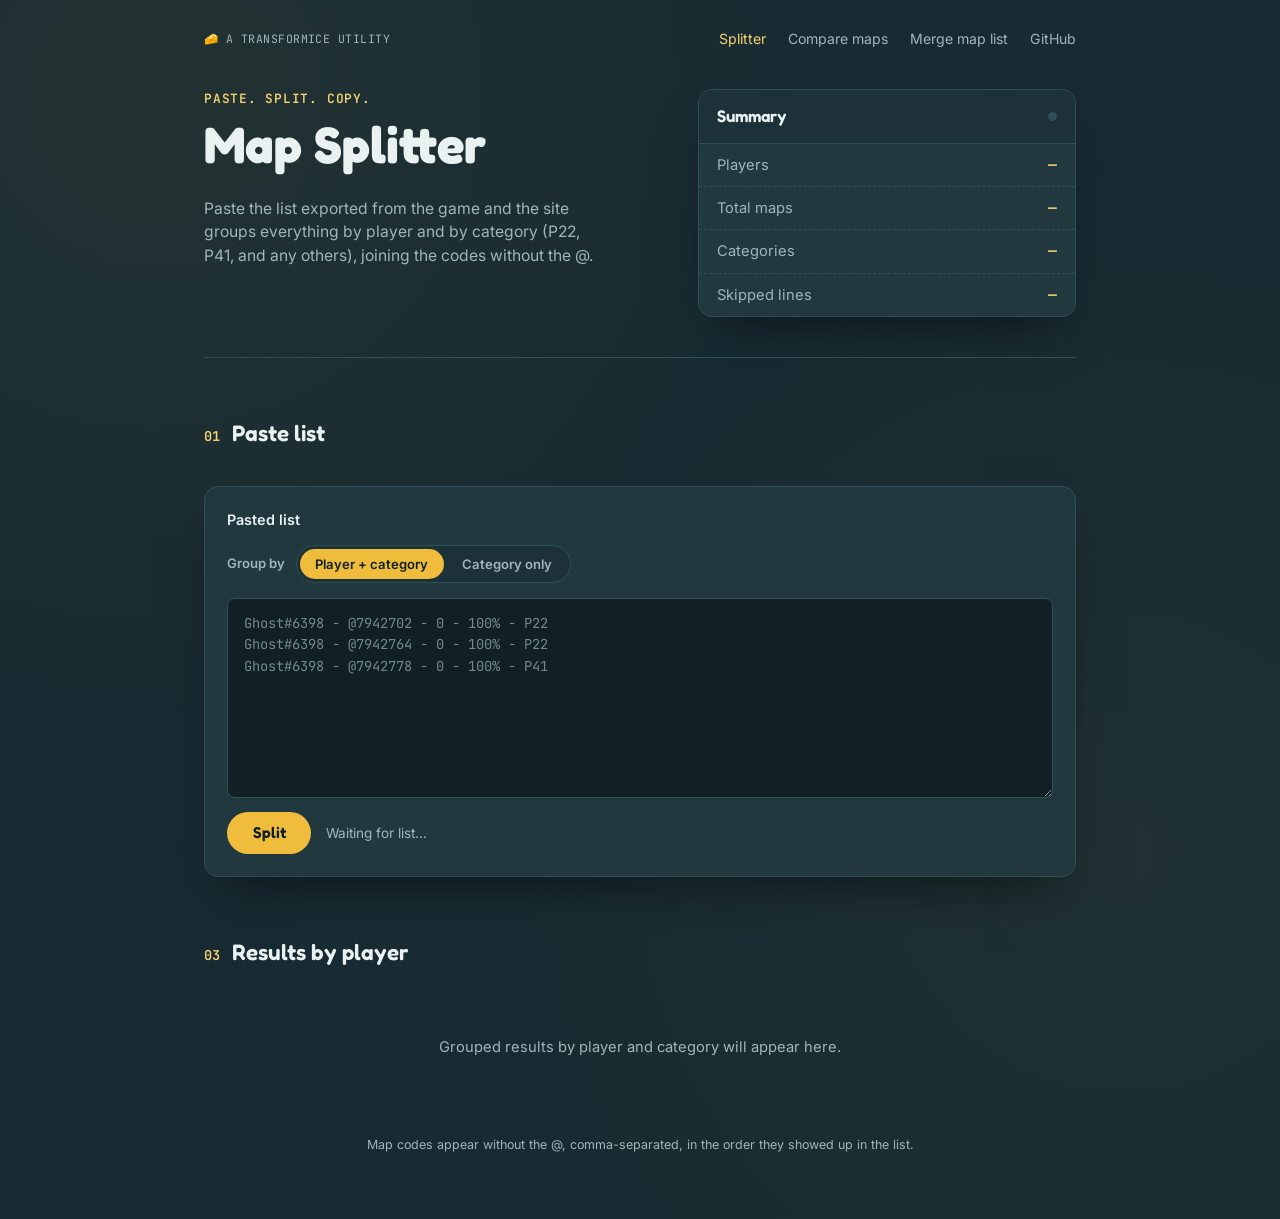
<file: index.html>
<!DOCTYPE html>
<html lang="en">
<head>
<meta charset="UTF-8" />
<meta name="viewport" content="width=device-width, initial-scale=1.0" />
<title>Map Splitter — Transformice</title>
<link rel="preconnect" href="https://fonts.googleapis.com">
<link rel="preconnect" href="https://fonts.gstatic.com" crossorigin>
<link href="https://fonts.googleapis.com/css2?family=Fredoka:wght@500;600;700&family=Inter:wght@400;500;600&family=JetBrains+Mono:wght@500;600&display=swap" rel="stylesheet">
<link rel="stylesheet" href="style/style.css" />
</head>
<body>

<header class="topbar">
  <span class="topbar__crumb">🧀 a transformice utility</span>
  <nav class="topbar__nav">
    <a href="index.html" class="is-active">Splitter</a>
    <a href="more.html">Compare maps</a>
    <a href="merge.html">Merge map list</a>
    <a href="https://github.com/gersxlnd/TransformiceMapSplitter" target="_blank" rel="noopener">GitHub</a>
  </nav>
</header>

<div class="page">
  <div class="hero">
    <div class="hero-copy">
      <span class="eyebrow">Paste. Split. Copy.</span>
      <h1>Map Splitter</h1>
      <p class="subtitle">Paste the list exported from the game and the site groups everything by player and by category (P22, P41, and any others), joining the codes without the @.</p>
    </div>

    <div class="stat-card">
      <div class="stat-card-head">
        <span class="stat-card-title" id="hero-title">Summary</span>
        <span class="status-dot" id="status-dot"></span>
      </div>
      <div class="stat-row"><span class="label">Players</span><span class="value" id="hero-players">—</span></div>
      <div class="stat-row"><span class="label">Total maps</span><span class="value" id="hero-maps">—</span></div>
      <div class="stat-row"><span class="label">Categories</span><span class="value" id="hero-categories">—</span></div>
      <div class="stat-row"><span class="label">Skipped lines</span><span class="value" id="hero-ignored">—</span></div>
    </div>
  </div>

  <hr class="divider" />

  <section class="block">
    <h2 class="section-title"><span class="section-num">01</span> Paste list</h2>
    <div class="card input-card">
      <label class="field-label" for="input-list">Pasted list</label>
      <div class="mode-row">
        <span class="mode-caption">Group by</span>
        <div class="mode-toggle" role="radiogroup" aria-label="Grouping mode">
          <button type="button" class="mode-btn active" data-mode="player" role="radio" aria-checked="true">Player + category</button>
          <button type="button" class="mode-btn" data-mode="category" role="radio" aria-checked="false">Category only</button>
        </div>
      </div>
      <textarea id="input-list" placeholder="Ghost#6398 - @7942702 - 0 - 100% - P22
Ghost#6398 - @7942764 - 0 - 100% - P22
Ghost#6398 - @7942778 - 0 - 100% - P41"></textarea>
      <div class="actions-row">
        <button class="btn-primary" id="split-btn">Split</button>
        <span class="status-text" id="status-text">Waiting for list…</span>
      </div>
    </div>
  </section>

  <section class="block" id="tiles-section" style="display:none;">
    <h2 class="section-title"><span class="section-num">02</span> Overall summary</h2>
    <div class="tiles">
      <div class="tile"><span class="tile-num" id="tile-players">0</span><span class="tile-label">players</span></div>
      <div class="tile"><span class="tile-num" id="tile-maps">0</span><span class="tile-label">total maps</span></div>
      <div class="tile"><span class="tile-num" id="tile-categories">0</span><span class="tile-label">categories</span></div>
      <div class="tile"><span class="tile-num" id="tile-ignored">0</span><span class="tile-label">skipped lines</span></div>
    </div>
  </section>

  <section class="block">
    <h2 class="section-title"><span class="section-num">03</span> <span id="results-heading">Results by player</span></h2>
    <div id="results">
      <p class="empty-hint">Grouped results by player and category will appear here.</p>
    </div>
  </section>

  <footer class="site-footer">Map codes appear without the @, comma-separated, in the order they showed up in the list.</footer>
</div>

<script src="script/utils.js"></script>
<script src="script/script.js"></script>
</body>
</html>
</file>
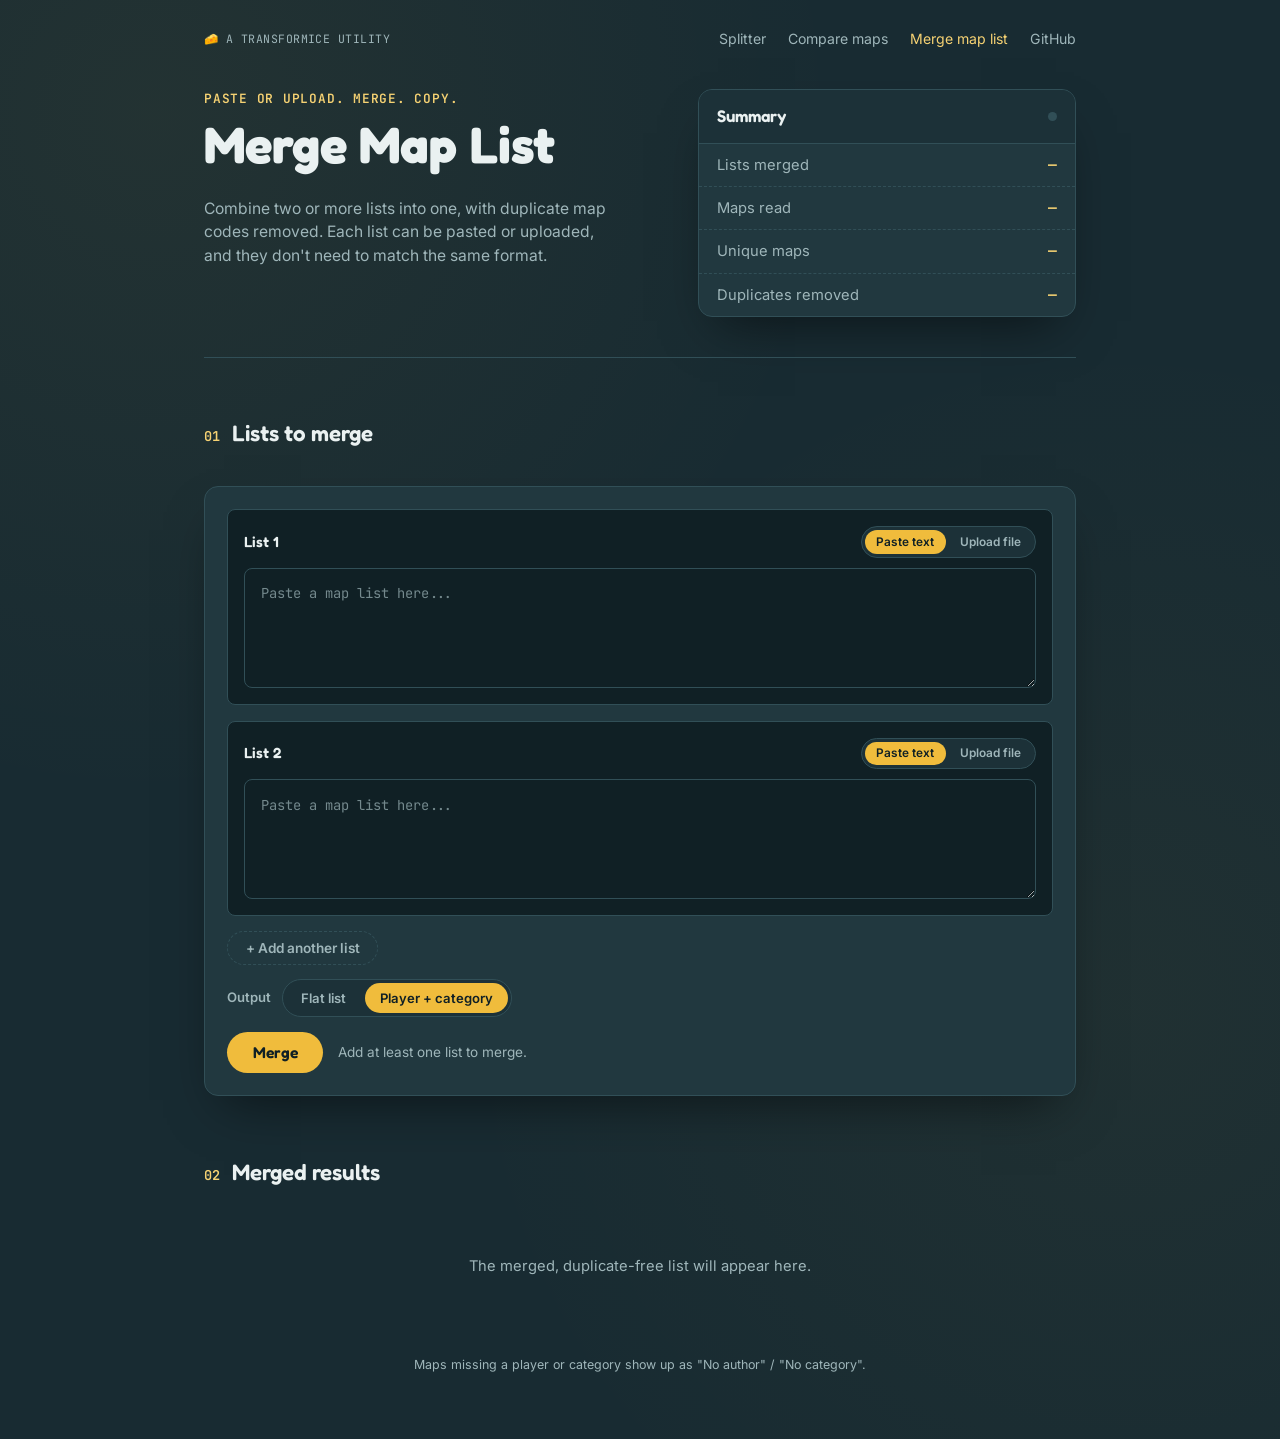
<file: merge.html>
<!DOCTYPE html>
<html lang="en">
<head>
<meta charset="UTF-8" />
<meta name="viewport" content="width=device-width, initial-scale=1.0" />
<title>Merge Map List — Transformice</title>
<link rel="preconnect" href="https://fonts.googleapis.com">
<link rel="preconnect" href="https://fonts.gstatic.com" crossorigin>
<link href="https://fonts.googleapis.com/css2?family=Fredoka:wght@500;600;700&family=Inter:wght@400;500;600&family=JetBrains+Mono:wght@500;600&display=swap" rel="stylesheet">
<link rel="stylesheet" href="style/style.css" />
</head>
<body>

<header class="topbar">
  <span class="topbar__crumb">🧀 a transformice utility</span>
  <nav class="topbar__nav">
    <a href="index.html">Splitter</a>
    <a href="more.html">Compare maps</a>
    <a href="merge.html" class="is-active">Merge map list</a>
    <a href="https://github.com/gersxlnd/TransformiceMapSplitter" target="_blank" rel="noopener">GitHub</a>
  </nav>
</header>

<div class="page">
  <div class="hero">
    <div class="hero-copy">
      <span class="eyebrow">Paste or upload. Merge. Copy.</span>
      <h1>Merge Map List</h1>
      <p class="subtitle">Combine two or more lists into one, with duplicate map codes removed. Each list can be pasted or uploaded, and they don't need to match the same format.</p>
    </div>

    <div class="stat-card">
      <div class="stat-card-head">
        <span class="stat-card-title">Summary</span>
        <span class="status-dot" id="status-dot"></span>
      </div>
      <div class="stat-row"><span class="label">Lists merged</span><span class="value" id="stat-lists">—</span></div>
      <div class="stat-row"><span class="label">Maps read</span><span class="value" id="stat-raw">—</span></div>
      <div class="stat-row"><span class="label">Unique maps</span><span class="value" id="stat-unique">—</span></div>
      <div class="stat-row"><span class="label">Duplicates removed</span><span class="value" id="stat-dupes">—</span></div>
    </div>
  </div>

  <hr class="divider" />

  <section class="block">
    <h2 class="section-title"><span class="section-num">01</span> Lists to merge</h2>
    <div class="card input-card">
      <div class="list-slots" id="list-slots">
        <div class="list-slot" data-slot-id="1">
          <div class="list-slot__head">
            <span class="list-slot__title">List 1</span>
            <div class="mode-toggle small" role="radiogroup" aria-label="List 1 input mode">
              <button type="button" class="mode-btn active" data-input-mode="paste">Paste text</button>
              <button type="button" class="mode-btn" data-input-mode="upload">Upload file</button>
            </div>
          </div>
          <textarea class="list-slot__textarea" placeholder="Paste a map list here..."></textarea>
          <div class="file-drop list-slot__filedrop" hidden>
            <input type="file" class="list-slot__fileinput" accept=".csv,.txt,text/csv,text/plain" />
            <span class="file-drop__name">No file chosen</span>
          </div>
        </div>

        <div class="list-slot" data-slot-id="2">
          <div class="list-slot__head">
            <span class="list-slot__title">List 2</span>
            <div class="mode-toggle small" role="radiogroup" aria-label="List 2 input mode">
              <button type="button" class="mode-btn active" data-input-mode="paste">Paste text</button>
              <button type="button" class="mode-btn" data-input-mode="upload">Upload file</button>
            </div>
          </div>
          <textarea class="list-slot__textarea" placeholder="Paste a map list here..."></textarea>
          <div class="file-drop list-slot__filedrop" hidden>
            <input type="file" class="list-slot__fileinput" accept=".csv,.txt,text/csv,text/plain" />
            <span class="file-drop__name">No file chosen</span>
          </div>
        </div>
      </div>

      <button type="button" class="btn-secondary" id="add-list-btn">+ Add another list</button>

      <div class="mode-row">
        <span class="mode-caption">Output</span>
        <div class="mode-toggle" role="radiogroup" aria-label="Output mode">
          <button type="button" class="mode-btn" data-group-mode="flat" role="radio" aria-checked="false">Flat list</button>
          <button type="button" class="mode-btn active" data-group-mode="grouped" role="radio" aria-checked="true">Player + category</button>
        </div>
      </div>

      <div class="actions-row">
        <button class="btn-primary" id="merge-btn">Merge</button>
        <span class="status-text" id="merge-status">Add at least one list to merge.</span>
      </div>
    </div>
  </section>

  <section class="block">
    <h2 class="section-title"><span class="section-num">02</span> <span id="merge-results-heading">Merged results</span></h2>
    <div id="merge-results">
      <p class="empty-hint">The merged, duplicate-free list will appear here.</p>
    </div>
  </section>

  <footer class="site-footer">Maps missing a player or category show up as "No author" / "No category".</footer>
</div>

<script src="script/utils.js"></script>
<script src="script/merge.js"></script>
</body>
</html>
</file>
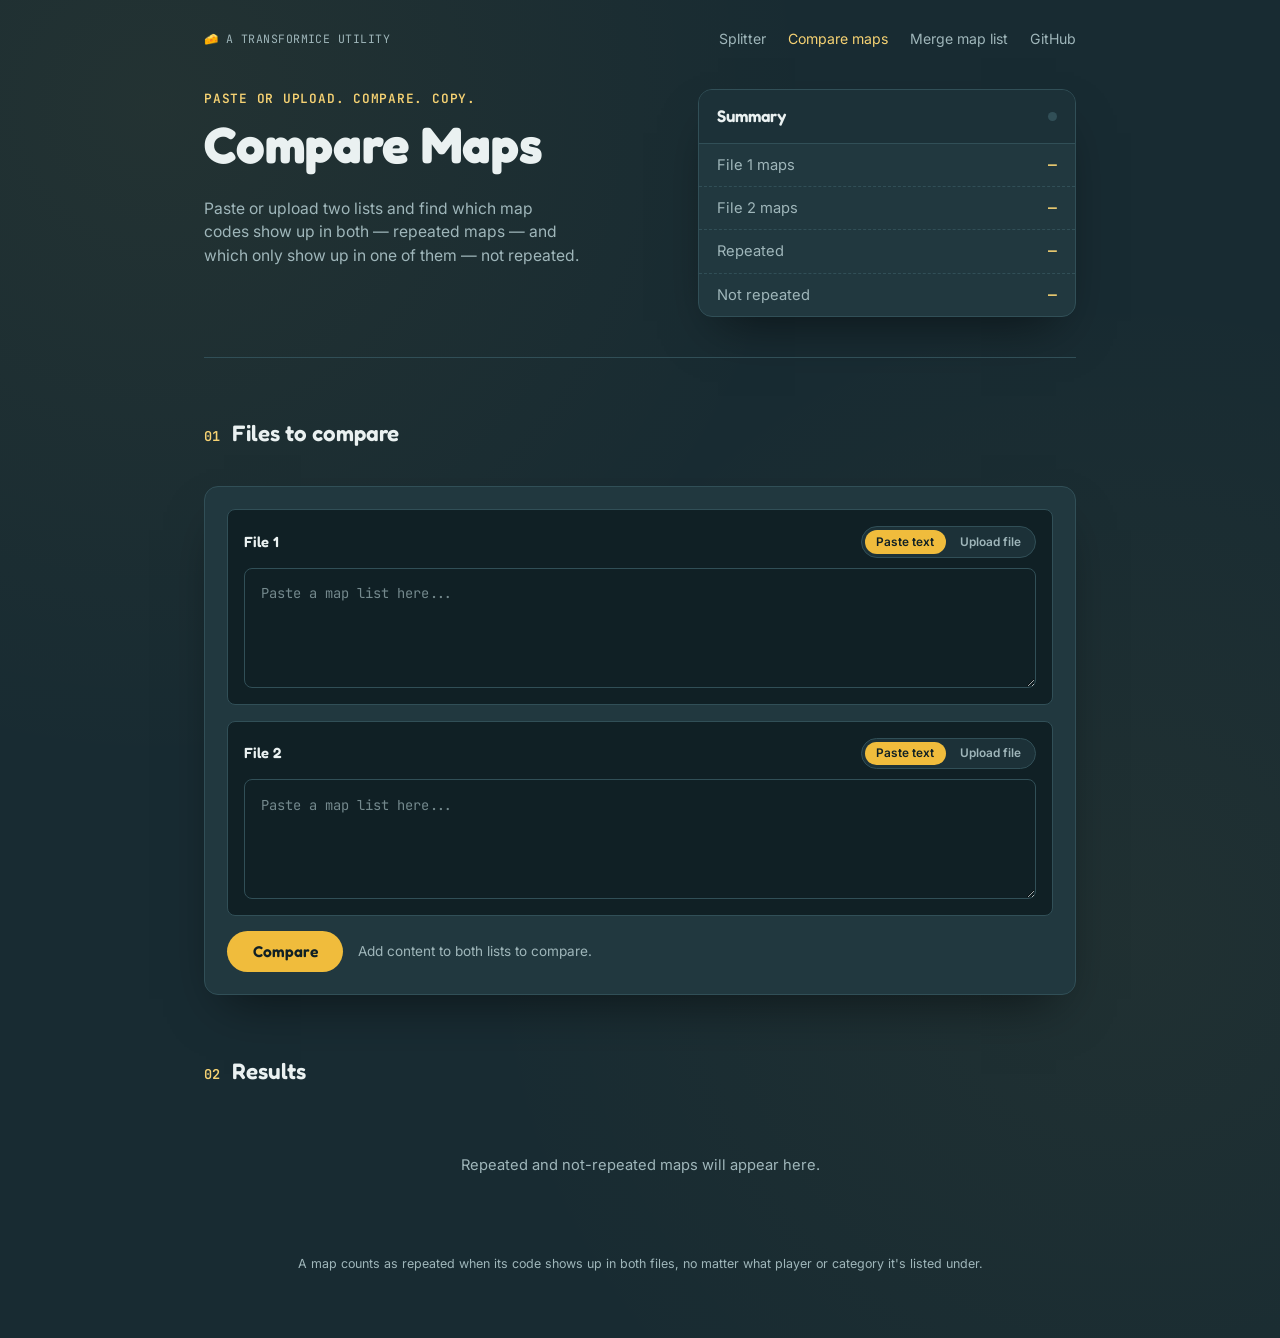
<file: more.html>
<!DOCTYPE html>
<html lang="en">
<head>
<meta charset="UTF-8" />
<meta name="viewport" content="width=device-width, initial-scale=1.0" />
<title>Compare Maps — Transformice</title>
<link rel="preconnect" href="https://fonts.googleapis.com">
<link rel="preconnect" href="https://fonts.gstatic.com" crossorigin>
<link href="https://fonts.googleapis.com/css2?family=Fredoka:wght@500;600;700&family=Inter:wght@400;500;600&family=JetBrains+Mono:wght@500;600&display=swap" rel="stylesheet">
<link rel="stylesheet" href="style/style.css" />
</head>
<body>

<header class="topbar">
  <span class="topbar__crumb">🧀 a transformice utility</span>
  <nav class="topbar__nav">
    <a href="index.html">Splitter</a>
    <a href="more.html" class="is-active">Compare maps</a>
    <a href="merge.html">Merge map list</a>
    <a href="https://github.com/gersxlnd/TransformiceMapSplitter" target="_blank" rel="noopener">GitHub</a>
  </nav>
</header>

<div class="page">
  <div class="hero">
    <div class="hero-copy">
      <span class="eyebrow">Paste or upload. Compare. Copy.</span>
      <h1>Compare Maps</h1>
      <p class="subtitle">Paste or upload two lists and find which map codes show up in both — repeated maps — and which only show up in one of them — not repeated.</p>
    </div>

    <div class="stat-card">
      <div class="stat-card-head">
        <span class="stat-card-title">Summary</span>
        <span class="status-dot" id="status-dot"></span>
      </div>
      <div class="stat-row"><span class="label">File 1 maps</span><span class="value" id="stat-file1">—</span></div>
      <div class="stat-row"><span class="label">File 2 maps</span><span class="value" id="stat-file2">—</span></div>
      <div class="stat-row"><span class="label">Repeated</span><span class="value" id="stat-repeated">—</span></div>
      <div class="stat-row"><span class="label">Not repeated</span><span class="value" id="stat-unique">—</span></div>
    </div>
  </div>

  <hr class="divider" />

  <section class="block">
    <h2 class="section-title"><span class="section-num">01</span> Files to compare</h2>
    <div class="card input-card">
      <div class="list-slots" id="compare-slots">
        <div class="list-slot" data-slot-id="1">
          <div class="list-slot__head">
            <span class="list-slot__title">File 1</span>
            <div class="mode-toggle small" role="radiogroup" aria-label="File 1 input mode">
              <button type="button" class="mode-btn active" data-input-mode="paste">Paste text</button>
              <button type="button" class="mode-btn" data-input-mode="upload">Upload file</button>
            </div>
          </div>
          <textarea class="list-slot__textarea" placeholder="Paste a map list here..."></textarea>
          <div class="file-drop list-slot__filedrop" hidden>
            <input type="file" class="list-slot__fileinput" accept=".csv,.txt,text/csv,text/plain" />
            <span class="file-drop__name">No file chosen</span>
          </div>
        </div>

        <div class="list-slot" data-slot-id="2">
          <div class="list-slot__head">
            <span class="list-slot__title">File 2</span>
            <div class="mode-toggle small" role="radiogroup" aria-label="File 2 input mode">
              <button type="button" class="mode-btn active" data-input-mode="paste">Paste text</button>
              <button type="button" class="mode-btn" data-input-mode="upload">Upload file</button>
            </div>
          </div>
          <textarea class="list-slot__textarea" placeholder="Paste a map list here..."></textarea>
          <div class="file-drop list-slot__filedrop" hidden>
            <input type="file" class="list-slot__fileinput" accept=".csv,.txt,text/csv,text/plain" />
            <span class="file-drop__name">No file chosen</span>
          </div>
        </div>
      </div>
      <div class="actions-row">
        <button class="btn-primary" id="compare-btn">Compare</button>
        <span class="status-text" id="compare-status">Add content to both lists to compare.</span>
      </div>
    </div>
  </section>

  <section class="block">
    <h2 class="section-title"><span class="section-num">02</span> Results</h2>
    <div id="compare-results">
      <p class="empty-hint">Repeated and not-repeated maps will appear here.</p>
    </div>
  </section>

  <footer class="site-footer">A map counts as repeated when its code shows up in both files, no matter what player or category it's listed under.</footer>
</div>

<script src="script/utils.js"></script>
<script src="script/compare.js"></script>
</body>
</html>
</file>
<file: style/style.css>
:root {
  --bg: #182b32;
  --bg-deep: #102025;
  --card: #21383f;
  --card-soft: #1c3138;
  --line: #314f57;
  --text: #eaf1f1;
  --text-dim: #9fb6ba;
  --gold: #f0bc3c;
  --gold-soft: #f6d273;

  --font-display: 'Fredoka', sans-serif;
  --font-body: 'Inter', sans-serif;
  --font-mono: 'JetBrains Mono', monospace;

  --radius: 14px;
  --radius-sm: 8px;
  --shadow: 0 24px 50px -20px rgba(0, 0, 0, 0.55);
}

* { box-sizing: border-box; }

html { scroll-behavior: smooth; }

body {
  margin: 0;
  min-height: 100vh;
  background: var(--bg);
  background-image:
    radial-gradient(circle at 12% 8%, rgba(240, 188, 60, 0.05), transparent 40%),
    radial-gradient(circle at 88% 70%, rgba(240, 188, 60, 0.04), transparent 45%);
  color: var(--text);
  font-family: var(--font-body);
  line-height: 1.5;
  -webkit-font-smoothing: antialiased;
}

a { color: inherit; }

:focus-visible {
  outline: 2px solid var(--gold);
  outline-offset: 2px;
}

/* ---------- topbar ---------- */
.topbar {
  max-width: 920px;
  margin: 0 auto;
  padding: 28px 24px 0;
  display: flex;
  align-items: center;
  justify-content: space-between;
  flex-wrap: wrap;
  gap: 12px;
}

.topbar__crumb {
  font-family: var(--font-mono);
  font-size: 0.72rem;
  letter-spacing: 0.04em;
  color: var(--text-dim);
  text-transform: uppercase;
}

.topbar__nav { display: flex; gap: 22px; }

.topbar__nav a {
  font-size: 0.88rem;
  text-decoration: none;
  color: var(--text-dim);
  transition: color 0.2s ease;
}

.topbar__nav a:hover { color: var(--gold-soft); }

.topbar__nav a.is-active { color: var(--gold-soft); }

/* ---------- page layout ---------- */
.page {
  max-width: 920px;
  margin: 0 auto;
  padding: 0 24px 4rem;
  display: flex;
  flex-direction: column;
  gap: 2.5rem;
}

/* ---------- hero ---------- */
.hero {
  padding-top: 40px;
  display: grid;
  grid-template-columns: 1.1fr 0.9fr;
  gap: 2rem;
  align-items: start;
}

@media (max-width: 720px) {
  .hero { grid-template-columns: 1fr; }
}

.hero-copy { display: flex; flex-direction: column; gap: 0.6rem; }

.eyebrow {
  font-family: var(--font-mono);
  font-size: 0.8rem;
  letter-spacing: 0.06em;
  text-transform: uppercase;
  color: var(--gold-soft);
  font-weight: 600;
}

h1 {
  font-family: var(--font-display);
  font-weight: 700;
  font-size: clamp(2.3rem, 5vw, 3.2rem);
  line-height: 1.05;
  margin: 0;
  text-wrap: balance;
  color: var(--text);
}

.subtitle {
  color: var(--text-dim);
  font-size: 0.98rem;
  max-width: 46ch;
  text-wrap: balance;
}

.stat-card {
  background: var(--card);
  border: 1px solid var(--line);
  border-radius: var(--radius);
  box-shadow: var(--shadow);
  overflow: hidden;
}

.stat-card-head {
  background: var(--card-soft);
  display: flex;
  align-items: center;
  justify-content: space-between;
  gap: 0.75rem;
  padding: 14px 18px;
  border-bottom: 1px solid var(--line);
}

.stat-card-title {
  font-family: var(--font-display);
  font-weight: 600;
  font-size: 1.05rem;
  color: var(--text);
}

.status-dot {
  width: 9px;
  height: 9px;
  border-radius: 50%;
  background: var(--line);
  flex-shrink: 0;
  transition: background 0.2s ease, box-shadow 0.2s ease;
}

.status-dot.active {
  background: var(--gold);
  box-shadow: 0 0 0 4px rgba(240, 188, 60, 0.15);
}

.stat-row {
  display: flex;
  align-items: baseline;
  justify-content: space-between;
  gap: 1rem;
  padding: 10px 18px;
  border-bottom: 1px dashed var(--line);
  font-size: 0.92rem;
}

.stat-row:last-child { border-bottom: none; }

.stat-row .label { color: var(--text-dim); }

.stat-row .value {
  font-family: var(--font-mono);
  font-weight: 600;
  font-variant-numeric: tabular-nums;
  color: var(--gold-soft);
}

hr.divider {
  border: none;
  border-top: 1px solid var(--line);
  margin: 0;
}

/* ---------- sections ---------- */
section.block { display: flex; flex-direction: column; gap: 1.1rem; }

.section-title {
  display: flex;
  align-items: baseline;
  gap: 12px;
  font-family: var(--font-display);
  font-weight: 600;
  font-size: 1.4rem;
}

.section-num {
  font-family: var(--font-mono);
  color: var(--gold-soft);
  font-size: 0.85rem;
  font-weight: 600;
}

.card {
  background: var(--card);
  border: 1px solid var(--line);
  border-radius: var(--radius);
  box-shadow: var(--shadow);
  padding: 22px;
}

.input-card { display: flex; flex-direction: column; gap: 0.9rem; }

label.field-label { font-weight: 600; font-size: 0.9rem; }

.mode-row {
  display: flex;
  align-items: center;
  gap: 0.7rem;
  flex-wrap: wrap;
}

.mode-caption {
  font-size: 0.82rem;
  font-weight: 600;
  color: var(--text-dim);
}

.mode-toggle {
  display: inline-flex;
  gap: 3px;
  padding: 3px;
  background: var(--card-soft);
  border: 1px solid var(--line);
  border-radius: 999px;
}

.mode-btn {
  border: none;
  background: transparent;
  color: var(--text-dim);
  font-family: var(--font-body);
  font-size: 0.82rem;
  font-weight: 600;
  padding: 0.45rem 0.95rem;
  border-radius: 999px;
  cursor: pointer;
  transition: background 0.15s ease, color 0.15s ease;
}

.mode-btn:hover:not(.active) { color: var(--text); }

.mode-btn.active {
  background: var(--gold);
  color: var(--bg-deep);
}

textarea {
  width: 100%;
  min-height: 200px;
  resize: vertical;
  font-family: var(--font-mono);
  font-size: 0.86rem;
  line-height: 1.55;
  padding: 0.9rem 1rem;
  background: var(--bg-deep);
  color: var(--text);
  border: 1px solid var(--line);
  border-radius: var(--radius-sm);
}

textarea::placeholder { color: var(--text-dim); opacity: 0.7; }

textarea:focus-visible, button:focus-visible, .copy-btn:focus-visible {
  outline: 2px solid var(--gold);
  outline-offset: 2px;
}

.upload-grid {
  display: grid;
  grid-template-columns: 1fr 1fr;
  gap: 16px;
}

@media (max-width: 720px) {
  .upload-grid { grid-template-columns: 1fr; }
}

.file-drop {
  display: flex;
  flex-direction: column;
  gap: 8px;
  padding: 16px;
  background: var(--bg-deep);
  border: 1px dashed var(--line);
  border-radius: var(--radius-sm);
}

.file-drop[hidden] { display: none; }

.file-drop__label { font-size: 0.85rem; font-weight: 600; color: var(--text-dim); }

.file-drop input[type="file"] {
  font-family: var(--font-body);
  font-size: 0.82rem;
  color: var(--text-dim);
  max-width: 100%;
}

.file-drop input[type="file"]::file-selector-button {
  font-family: var(--font-body);
  font-weight: 600;
  font-size: 0.8rem;
  padding: 6px 14px;
  border-radius: var(--radius-sm);
  border: 1px solid var(--line);
  background: var(--card);
  color: var(--text);
  cursor: pointer;
  margin-right: 10px;
  transition: border-color 0.18s ease, color 0.18s ease;
}

.file-drop input[type="file"]::file-selector-button:hover {
  border-color: var(--gold);
  color: var(--gold-soft);
}

.file-drop__name {
  font-family: var(--font-mono);
  font-size: 0.78rem;
  color: var(--gold-soft);
}

.btn-primary:disabled {
  opacity: 0.5;
  cursor: not-allowed;
  filter: none;
}

.btn-secondary {
  align-self: flex-start;
  font-family: var(--font-body);
  font-weight: 600;
  font-size: 0.85rem;
  padding: 0.5rem 1.1rem;
  border-radius: 999px;
  border: 1px dashed var(--line);
  background: transparent;
  color: var(--text-dim);
  cursor: pointer;
  transition: border-color 0.18s ease, color 0.18s ease;
}

.btn-secondary:hover { border-color: var(--gold); color: var(--gold-soft); }

.list-slots {
  display: flex;
  flex-direction: column;
  gap: 16px;
}

.list-slot {
  display: flex;
  flex-direction: column;
  gap: 10px;
  padding: 16px;
  background: var(--bg-deep);
  border: 1px solid var(--line);
  border-radius: var(--radius-sm);
}

.list-slot__head {
  display: flex;
  align-items: center;
  justify-content: space-between;
  gap: 10px;
  flex-wrap: wrap;
}

.list-slot__title {
  font-family: var(--font-display);
  font-weight: 600;
  font-size: 0.92rem;
  color: var(--text);
}

.list-slot__remove {
  background: transparent;
  border: 1px solid var(--line);
  color: var(--text-dim);
  width: 26px;
  height: 26px;
  border-radius: 50%;
  cursor: pointer;
  font-size: 0.9rem;
  line-height: 1;
  display: flex;
  align-items: center;
  justify-content: center;
  transition: border-color 0.18s ease, color 0.18s ease;
}

.list-slot__remove:hover { border-color: var(--gold); color: var(--gold-soft); }

.list-slot .list-slot__textarea {
  min-height: 120px;
}

.mode-toggle.small .mode-btn {
  padding: 0.3rem 0.7rem;
  font-size: 0.74rem;
}

.actions-row { display: flex; align-items: center; gap: 0.9rem; flex-wrap: wrap; }

.btn-primary {
  font-family: var(--font-display);
  font-weight: 600;
  font-size: 0.98rem;
  padding: 0.7rem 1.6rem;
  border-radius: 999px;
  border: none;
  color: var(--bg-deep);
  background: var(--gold);
  cursor: pointer;
  transition: filter 0.12s ease;
}

.btn-primary:hover:not(:disabled) { filter: brightness(1.08); }
.btn-primary:active:not(:disabled) { filter: brightness(0.94); }

.status-text { font-size: 0.85rem; color: var(--text-dim); }

/* ---------- summary tiles ---------- */
.tiles {
  display: grid;
  grid-template-columns: repeat(4, 1fr);
  gap: 18px;
}

@media (max-width: 720px) {
  .tiles { grid-template-columns: repeat(2, 1fr); }
}

.tile {
  background: var(--card);
  border: 1px solid var(--line);
  border-radius: var(--radius-sm);
  padding: 22px 18px;
  display: flex;
  flex-direction: column;
  gap: 6px;
}

.tile-num {
  font-family: var(--font-mono);
  font-weight: 600;
  font-size: 1.7rem;
  color: var(--gold-soft);
  font-variant-numeric: tabular-nums;
}

.tile-label { font-size: 0.84rem; color: var(--text-dim); }

/* ---------- results ---------- */
#results, #compare-results, #merge-results { display: flex; flex-direction: column; gap: 1.1rem; }

.empty-hint {
  text-align: center;
  color: var(--text-dim);
  font-size: 0.92rem;
  padding: 1rem 0;
}

.player-card {
  background: var(--card);
  border: 1px solid var(--line);
  border-radius: var(--radius);
  box-shadow: var(--shadow);
  overflow: hidden;
}

.player-header {
  background: var(--card-soft);
  display: flex;
  align-items: center;
  justify-content: space-between;
  gap: 0.75rem;
  flex-wrap: wrap;
  padding: 14px 18px;
  border-bottom: 1px solid var(--line);
}

.player-name {
  font-family: var(--font-display);
  font-weight: 600;
  font-size: 1.05rem;
  color: var(--gold-soft);
  display: flex;
  align-items: center;
  gap: 0.5rem;
}

.player-meta {
  font-family: var(--font-mono);
  font-size: 0.78rem;
  color: var(--text-dim);
}

.copy-all-btn {
  font-family: var(--font-mono);
  font-size: 0.72rem;
  font-weight: 600;
  border: 1px solid var(--line);
  background: var(--card);
  color: var(--text-dim);
  padding: 6px 12px;
  border-radius: var(--radius-sm);
  cursor: pointer;
  transition: border-color 0.18s ease, color 0.18s ease;
}

.copy-all-btn:hover:not(:disabled) { border-color: var(--gold); color: var(--gold-soft); }

.copy-all-btn:disabled { opacity: 0.45; cursor: not-allowed; }

.category-row {
  padding: 14px 18px;
  border-bottom: 1px dashed var(--line);
  display: flex;
  flex-direction: column;
  gap: 0.5rem;
}

.category-row:last-child { border-bottom: none; }

.category-head {
  display: flex;
  align-items: center;
  justify-content: space-between;
  gap: 0.6rem;
}

.category-head .left { display: flex; align-items: center; gap: 0.6rem; }

.pill {
  font-family: var(--font-mono);
  font-size: 0.7rem;
  letter-spacing: 0.02em;
  color: var(--gold-soft);
  background: rgba(240, 188, 60, 0.1);
  border: 1px solid rgba(240, 188, 60, 0.25);
  border-radius: 999px;
  padding: 4px 10px;
  white-space: nowrap;
}

.count-tag { font-size: 0.78rem; color: var(--text-dim); }

.codes-block {
  position: relative;
  max-height: 100px;
  overflow: hidden;
  transition: max-height 0.2s ease;
}

.category-row.is-expanded .codes-block { max-height: none; }

.codes-fade {
  position: absolute;
  bottom: 0;
  left: 0;
  right: 0;
  height: 40px;
  background: linear-gradient(to bottom, rgba(33, 56, 63, 0), var(--card));
  pointer-events: none;
}

.category-row.is-expanded .codes-fade { display: none; }

.expand-btn {
  align-self: flex-end;
  font-family: var(--font-mono);
  font-size: 0.7rem;
  font-weight: 600;
  border: 1px solid var(--line);
  background: var(--card-soft);
  color: var(--text-dim);
  padding: 4px 10px;
  border-radius: var(--radius-sm);
  cursor: pointer;
  transition: border-color 0.18s ease, color 0.18s ease;
}

.expand-btn:hover { border-color: var(--gold); color: var(--gold-soft); }

.codes-line {
  display: flex;
  align-items: flex-start;
  justify-content: space-between;
  gap: 0.6rem;
}

.codes-text {
  font-family: var(--font-mono);
  font-size: 0.84rem;
  color: var(--text-dim);
  word-break: break-word;
  flex: 1;
}

.copy-btn {
  font-family: var(--font-mono);
  font-size: 0.72rem;
  font-weight: 600;
  border: 1px solid var(--line);
  background: var(--card-soft);
  color: var(--text-dim);
  padding: 6px 10px;
  border-radius: var(--radius-sm);
  cursor: pointer;
  white-space: nowrap;
  flex-shrink: 0;
  transition: border-color 0.18s ease, color 0.18s ease;
}

.copy-btn:hover { border-color: var(--gold); color: var(--gold-soft); }

.site-footer {
  text-align: center;
  font-size: 0.78rem;
  color: var(--text-dim);
  padding-top: 8px;
}

/* ---------- placeholder page ---------- */
.placeholder {
  padding: 64px 0;
  text-align: center;
  display: flex;
  flex-direction: column;
  align-items: center;
  gap: 0.75rem;
}

@media (prefers-reduced-motion: reduce) {
  html { scroll-behavior: auto; }
  .btn-primary, .status-dot, .mode-btn, .copy-btn, .copy-all-btn, .topbar__nav a, .codes-block, .expand-btn { transition: none; }
}
</file>
